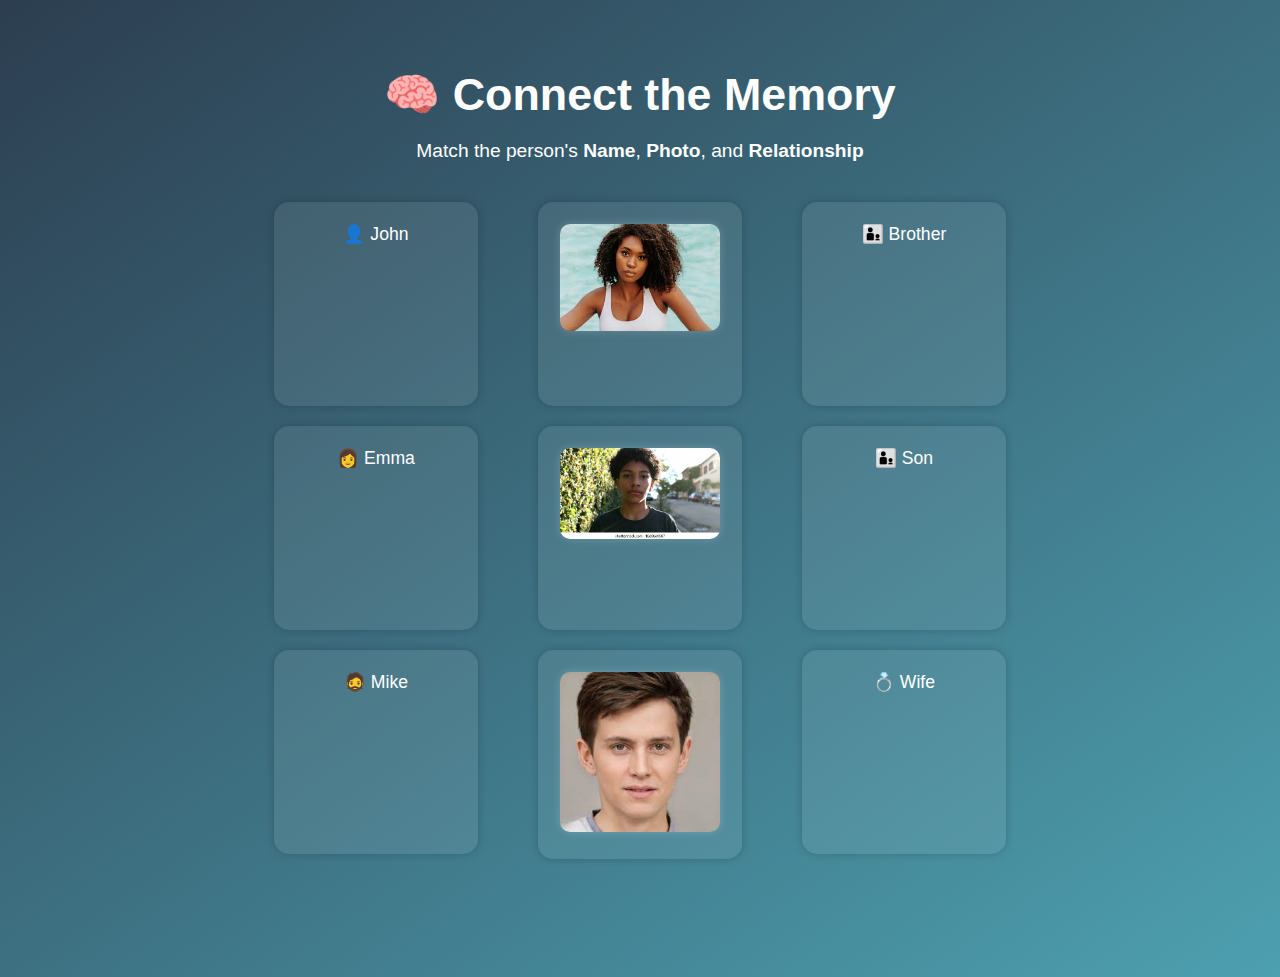
<file: ViraHealth/connectdots/index.html>
<!DOCTYPE html>
<html lang="en">
<head>
  <meta charset="UTF-8">
  <title>Connect Memory – ViraHealth</title>
  <link rel="stylesheet" href="style.css">
</head>
<body>
  <h1>🧠 Connect the Memory</h1>
  <p class="subtitle">Match the person's <strong>Name</strong>, <strong>Photo</strong>, and <strong>Relationship</strong></p>

  <div class="game-container">
    <div class="column" id="names">
      <div class="card" data-id="john" data-type="name">👤 John</div>
      <div class="card" data-id="emma" data-type="name">👩 Emma</div>
      <div class="card" data-id="mike" data-type="name">🧔 Mike</div>
    </div>

    <div class="column" id="photos">
      <div class="card" data-id="emma" data-type="photo"><img src="emma.jpg" alt="Emma" /></div>
      <div class="card" data-id="john" data-type="photo"><img src="john.jpg" alt="John" /></div>
      <div class="card" data-id="mike" data-type="photo"><img src="mike.jpg" alt="Mike" /></div>
    </div>

    <div class="column" id="relationships">
      <div class="card" data-id="mike" data-type="relation">👨‍👦 Brother</div>
      <div class="card" data-id="john" data-type="relation">👨‍👦 Son</div>
      <div class="card" data-id="emma" data-type="relation">💍 Wife</div>
    </div>
  </div>

  <div id="result" class="result"></div>

  <script src="script.js"></script>
</body>
</html>
</file>
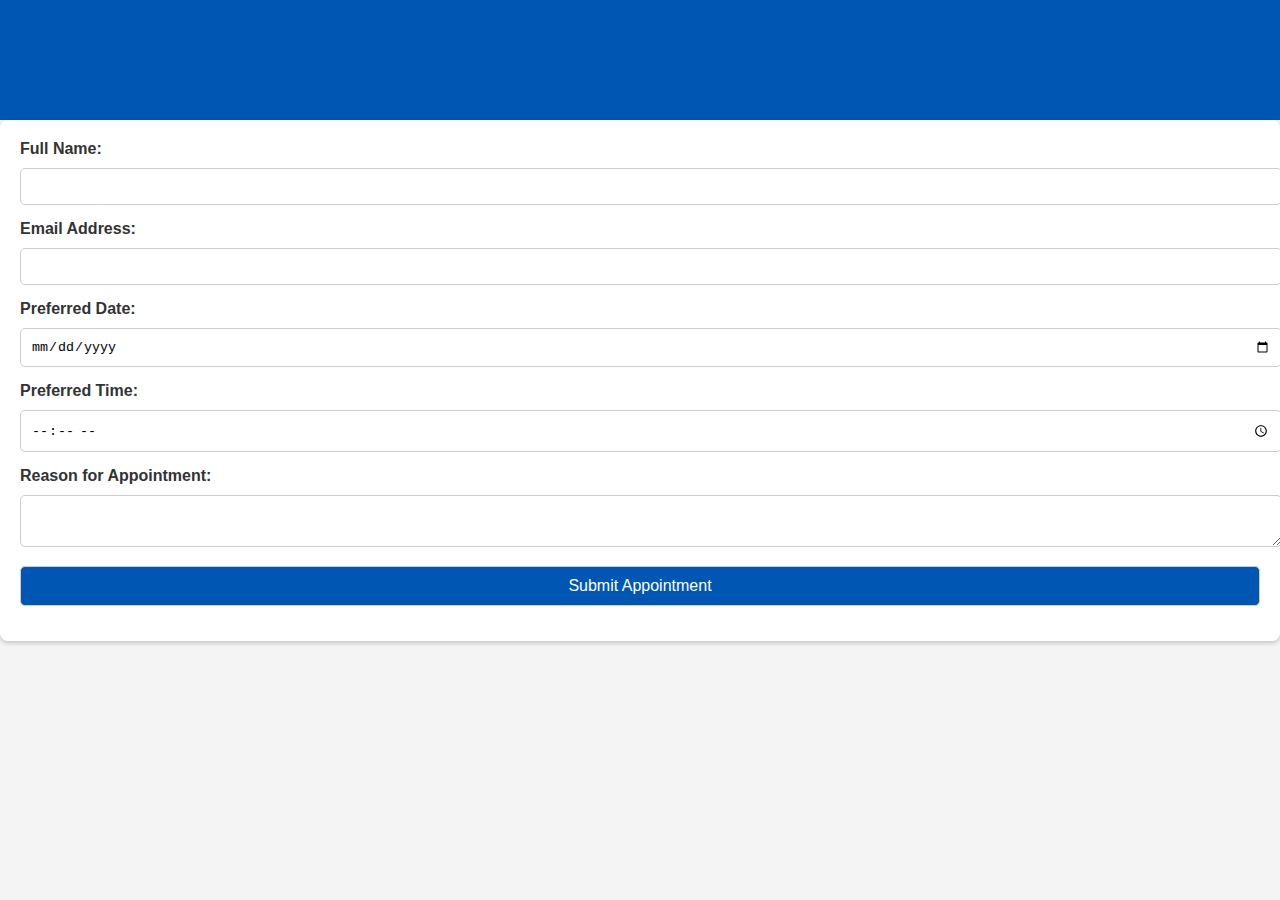
<file: ViraHealth/appointment.html>
<!DOCTYPE html>
<html lang="en">
<head>
    <meta charset="UTF-8">
    <meta name="viewport" content="width=device-width, initial-scale=1.0">
    <title>Book Appointment - ViraHealth</title>
    <link rel="stylesheet" href="styles1.css">
</head>
<body>
    <header class="header">
        <h1>Book Your Appointment</h1>
    </header>
    <section class="appointment-form">
        <form action="/submit-appointment" method="POST">
            <label for="name">Full Name:</label>
            <input type="text" id="name" name="name" required>
            
            <label for="email">Email Address:</label>
            <input type="email" id="email" name="email" required>
            
            <label for="date">Preferred Date:</label>
            <input type="date" id="date" name="date" required>
            
            <label for="time">Preferred Time:</label>
            <input type="time" id="time" name="time" required>
            
            <label for="reason">Reason for Appointment:</label>
            <textarea id="reason" name="reason" required></textarea>
            
            <button type="submit" class="btn">Submit Appointment</button>
        </form>
    </section>
</body>
</html>
</file>
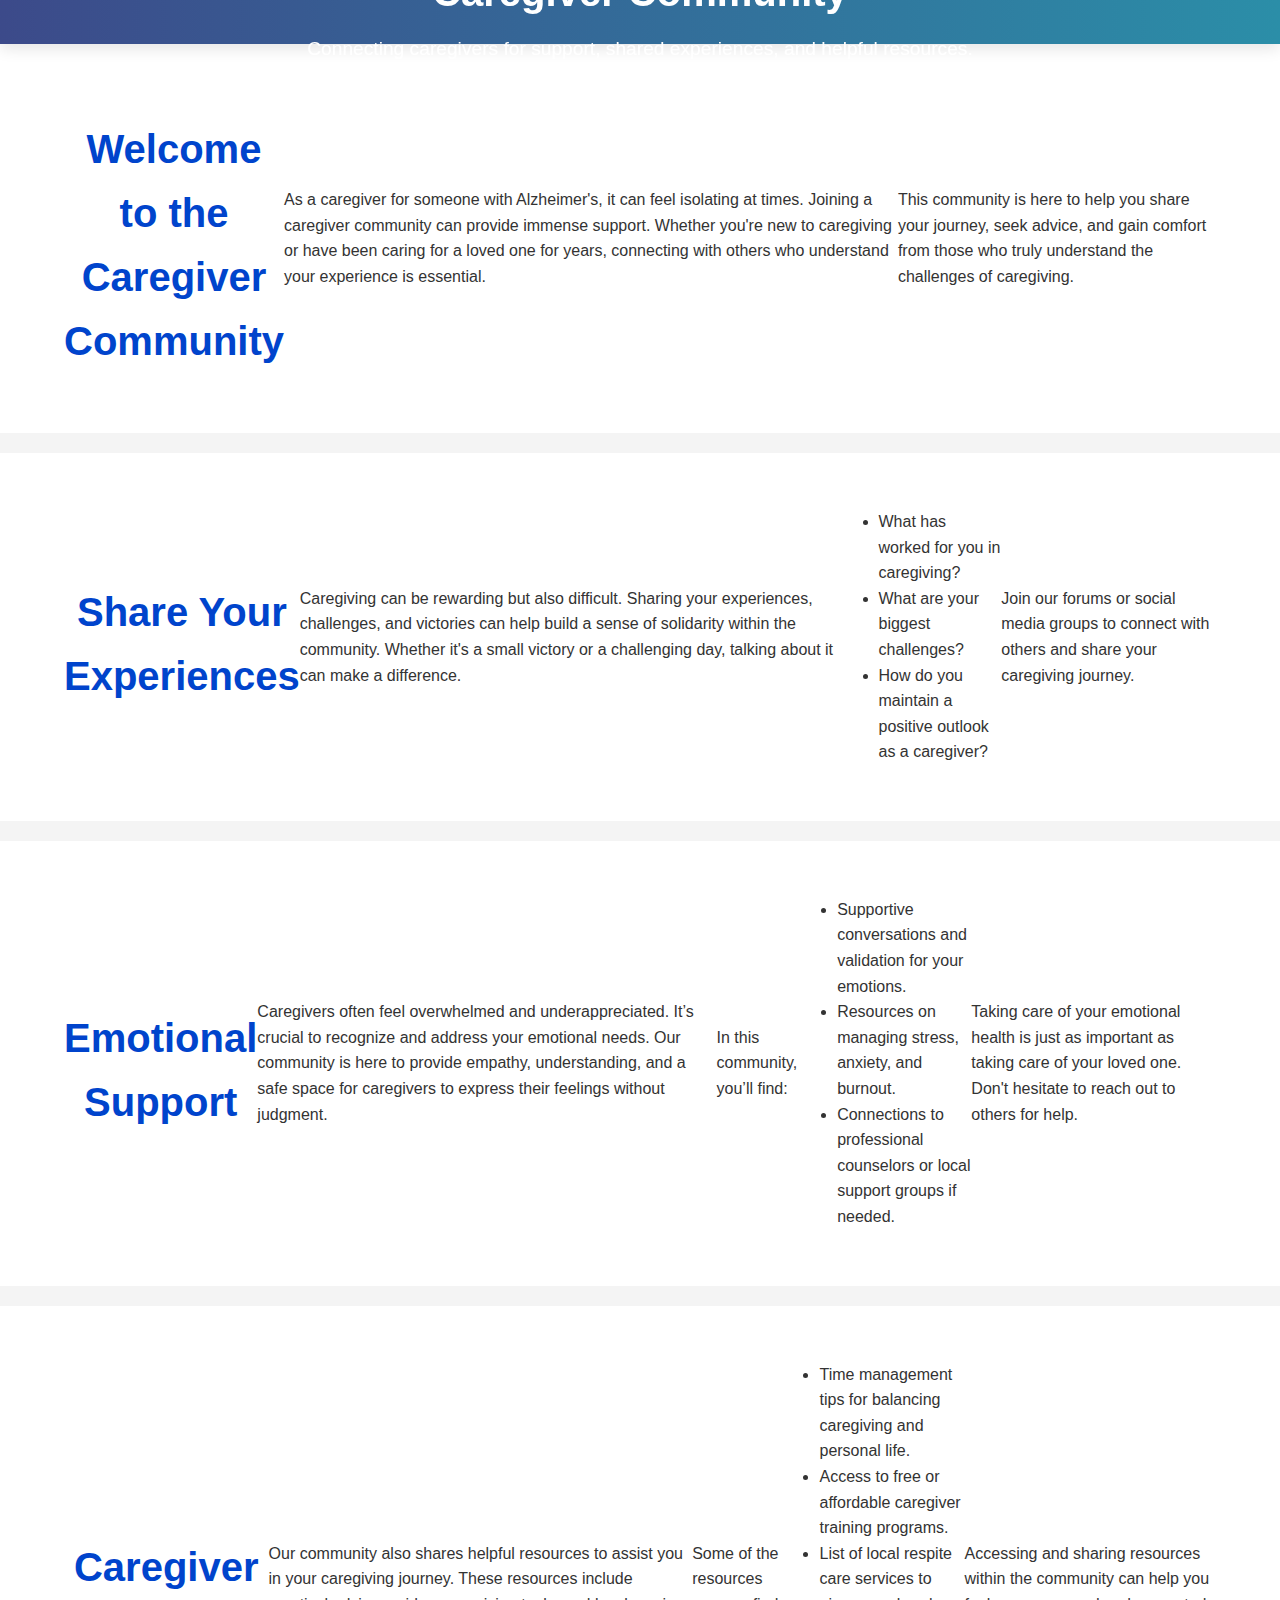
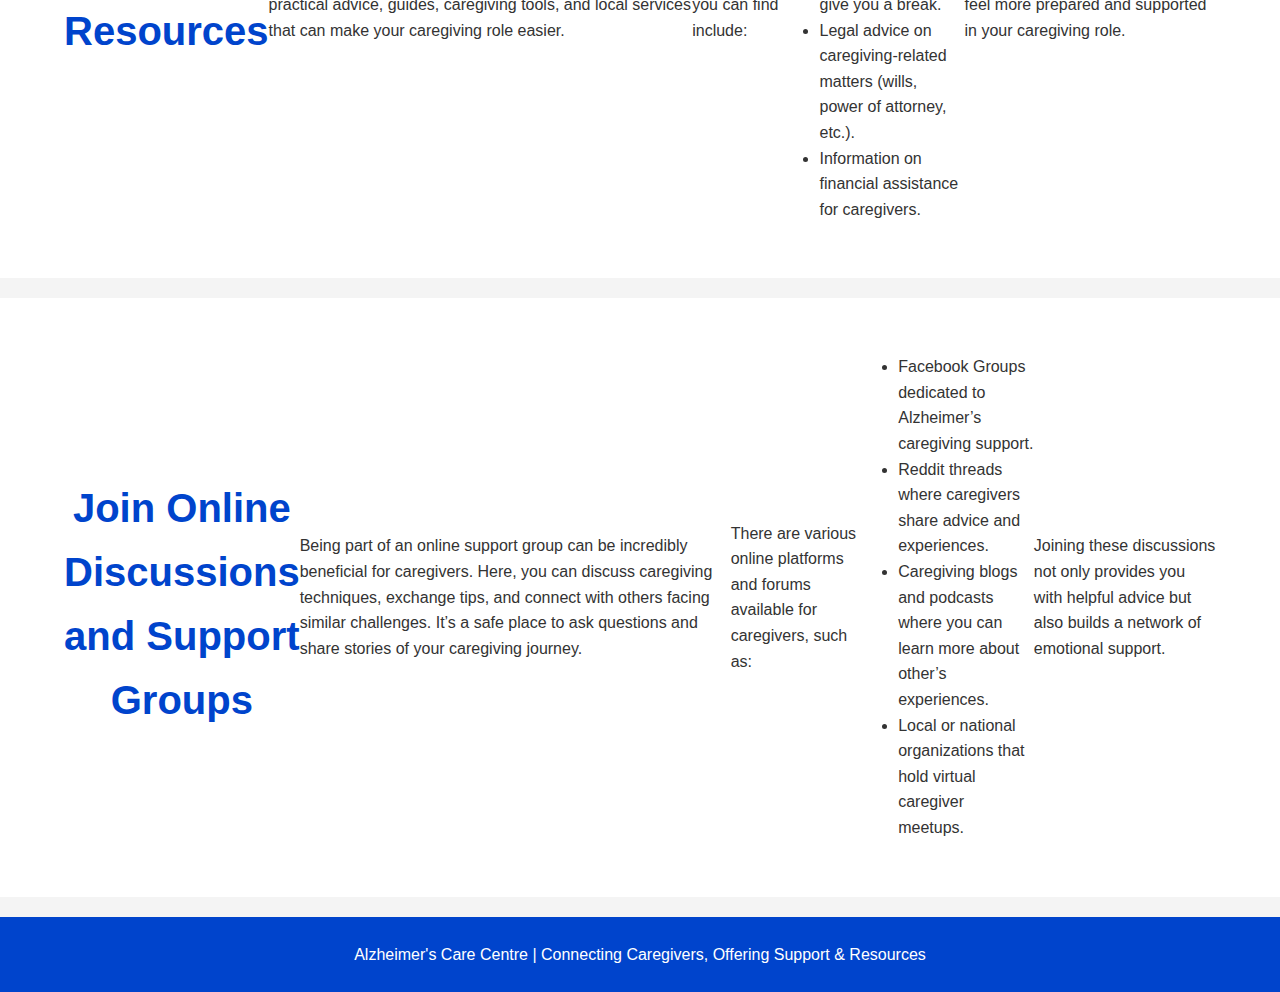
<file: ViraHealth/caregiver-community.html>
<!DOCTYPE html>
<html lang="en">
<head>
    <meta charset="UTF-8">
    <meta name="viewport" content="width=device-width, initial-scale=1.0">
    <title>Caregiver Community - Alzheimer's Care Centre</title>
    <link rel="stylesheet" href="styles.css">
    <style>
        body {
            margin: 0;
            font-family: 'Arial', sans-serif;
            line-height: 1.6;
            color: #333;
            background-color: #f4f4f4;
        }

        /* Header */
.header {
    background-color: #0044cc;
    color: white;
    padding: 20px 0;
    text-align: center;
    display: flex;
    flex-direction: column;
    align-items: center; /* Ensures centering in case of additional elements */
    justify-content: center;
}

.header h1 {
    font-size: 2.5rem;
    margin: 0;
}

.header p {
    font-size: 1.2rem;
    margin-top: 10px;
}


        .section {
            padding: 40px 0;
            background-color: #fff;
            margin-bottom: 20px;
        }

        .container {
            width: 90%;
            max-width: 1200px;
            margin: auto;
        }

        h2 {
            font-size: 2.5rem;
            margin-bottom: 20px;
            text-align: center;
            color: #0044cc;
        }

        .content-section {
            display: flex;
            flex-wrap: wrap;
            gap: 30px;
            justify-content: center;
        }

        .content-card {
            background-color: #ffffff;
            box-shadow: 0 4px 8px rgba(0, 0, 0, 0.1);
            border-radius: 10px;
            overflow: hidden;
            width: 45%;
            padding: 20px;
            text-align: center;
            transition: transform 0.3s;
        }

        .content-card:hover {
            transform: translateY(-10px);
        }

        .content-card img {
            width: 100%;
            height: 250px;
            object-fit: cover;
            border-radius: 8px;
        }

        .content-card h3 {
            font-size: 1.8rem;
            margin-top: 15px;
        }

        .content-card p {
            font-size: 1rem;
            margin-bottom: 20px;
        }

        .footer {
            text-align: center;
            padding: 20px;
            background-color: #0044cc;
            color: white;
        }
    </style>
</head>
<body>
    <!-- Header Section -->
    <header class="header">
        <h1>Caregiver Community</h1>
        <p>Connecting caregivers for support, shared experiences, and helpful resources.</p>
    </header>

    <!-- Community Overview Section -->
    <section class="section">
        <div class="container">
            <h2>Welcome to the Caregiver Community</h2>
            <p>As a caregiver for someone with Alzheimer's, it can feel isolating at times. Joining a caregiver community can provide immense support. Whether you're new to caregiving or have been caring for a loved one for years, connecting with others who understand your experience is essential.</p>
            <p>This community is here to help you share your journey, seek advice, and gain comfort from those who truly understand the challenges of caregiving.</p>
        </div>
    </section>

    <!-- Share Experiences Section -->
    <section class="section">
        <div class="container">
            <h2>Share Your Experiences</h2>
            <p>Caregiving can be rewarding but also difficult. Sharing your experiences, challenges, and victories can help build a sense of solidarity within the community. Whether it's a small victory or a challenging day, talking about it can make a difference.</p>
            <ul>
                <li>What has worked for you in caregiving?</li>
                <li>What are your biggest challenges?</li>
                <li>How do you maintain a positive outlook as a caregiver?</li>
            </ul>
            <p>Join our forums or social media groups to connect with others and share your caregiving journey.</p>
        </div>
    </section>

    <!-- Emotional Support Section -->
    <section class="section">
        <div class="container">
            <h2>Emotional Support</h2>
            <p>Caregivers often feel overwhelmed and underappreciated. It’s crucial to recognize and address your emotional needs. Our community is here to provide empathy, understanding, and a safe space for caregivers to express their feelings without judgment.</p>
            <p>In this community, you’ll find:</p>
            <ul>
                <li>Supportive conversations and validation for your emotions.</li>
                <li>Resources on managing stress, anxiety, and burnout.</li>
                <li>Connections to professional counselors or local support groups if needed.</li>
            </ul>
            <p>Taking care of your emotional health is just as important as taking care of your loved one. Don't hesitate to reach out to others for help.</p>
        </div>
    </section>

    <!-- Caregiver Resources Section -->
    <section class="section">
        <div class="container">
            <h2>Caregiver Resources</h2>
            <p>Our community also shares helpful resources to assist you in your caregiving journey. These resources include practical advice, guides, caregiving tools, and local services that can make your caregiving role easier.</p>
            <p>Some of the resources you can find include:</p>
            <ul>
                <li>Time management tips for balancing caregiving and personal life.</li>
                <li>Access to free or affordable caregiver training programs.</li>
                <li>List of local respite care services to give you a break.</li>
                <li>Legal advice on caregiving-related matters (wills, power of attorney, etc.).</li>
                <li>Information on financial assistance for caregivers.</li>
            </ul>
            <p>Accessing and sharing resources within the community can help you feel more prepared and supported in your caregiving role.</p>
        </div>
    </section>

    <!-- Online Discussions and Support Groups Section -->
    <section class="section">
        <div class="container">
            <h2>Join Online Discussions and Support Groups</h2>
            <p>Being part of an online support group can be incredibly beneficial for caregivers. Here, you can discuss caregiving techniques, exchange tips, and connect with others facing similar challenges. It’s a safe place to ask questions and share stories of your caregiving journey.</p>
            <p>There are various online platforms and forums available for caregivers, such as:</p>
            <ul>
                <li>Facebook Groups dedicated to Alzheimer’s caregiving support.</li>
                <li>Reddit threads where caregivers share advice and experiences.</li>
                <li>Caregiving blogs and podcasts where you can learn more about other’s experiences.</li>
                <li>Local or national organizations that hold virtual caregiver meetups.</li>
            </ul>
            <p>Joining these discussions not only provides you with helpful advice but also builds a network of emotional support.</p>
        </div>
    </section>

    <!-- Footer Section -->
    <footer class="footer">
        <p>Alzheimer's Care Centre | Connecting Caregivers, Offering Support & Resources</p>
    </footer>

</body>
</html>
</file>
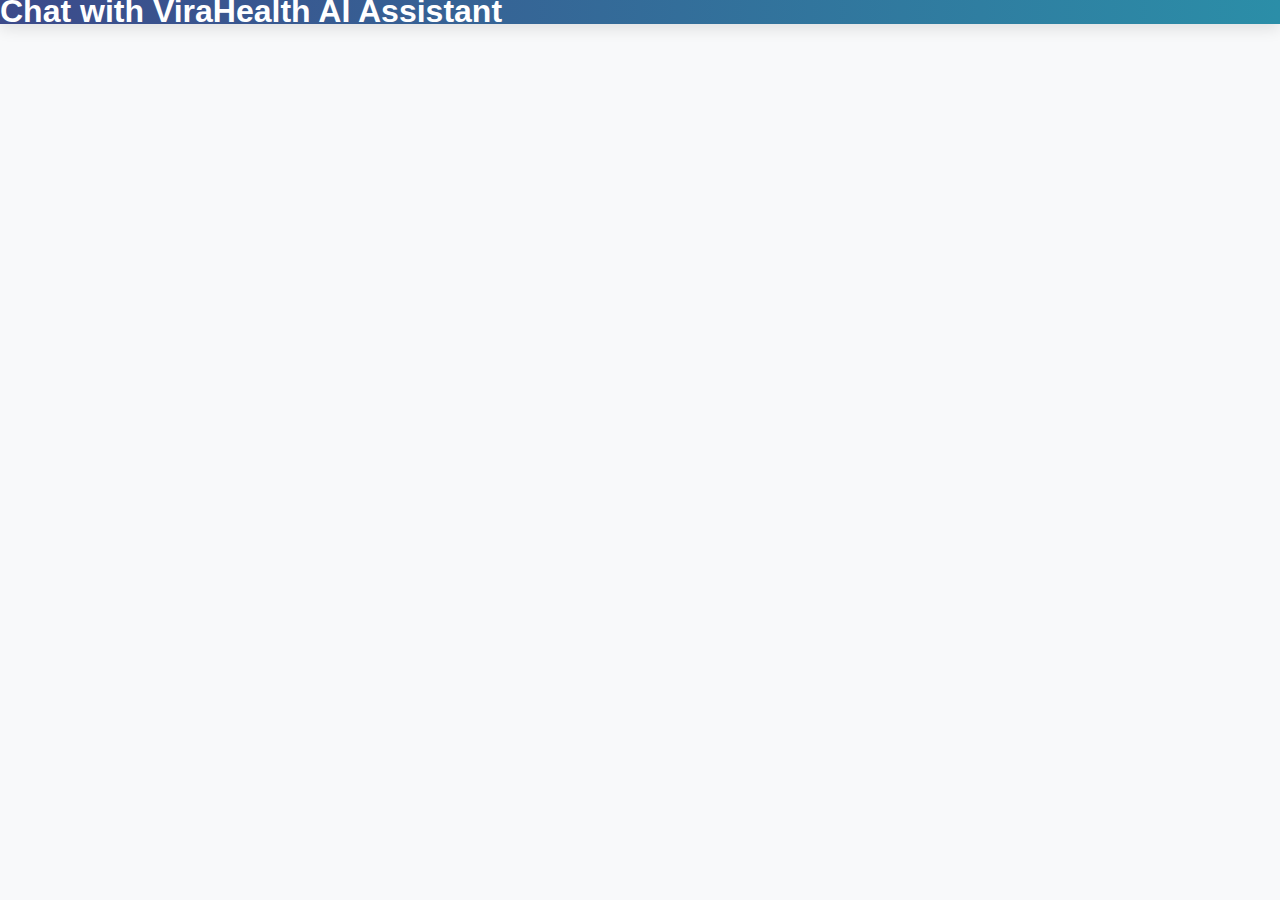
<file: ViraHealth/chatbot.html>
<!DOCTYPE html>
<html lang="en">
<head>
    <meta charset="UTF-8">
    <meta name="viewport" content="width=device-width, initial-scale=1.0">
    <title>AI Chatbot - ViraHealth</title>
    <link rel="stylesheet" href="styles.css">
    <style>
        body {
            font-family: Arial, sans-serif;
            margin: 0;
            padding: 0;
            background-color: #f8f9fa;
        }
        .header {
            background-color: #007bff;
            color: white;
            text-align: center;
            padding: 10px 0;
        }
        .chatbot-container {
            display: flex;
            justify-content: center;
            align-items: center;
            height: 80vh;
        }
        iframe {
            border: none;
            height: 430px;
            width: 350px;
        }
    </style>
</head>
<body>
    <header class="header">
        <h1>Chat with ViraHealth AI Assistant</h1>
    </header>
    <section class="chatbot-container">
        <!-- Dialogflow chatbot iframe -->
        <iframe height="430" width="350" src="https://bot.dialogflow.com/f25fe397-b275-4abf-8e89-3305feeae385"></iframe>
</body>
</html>
</file>
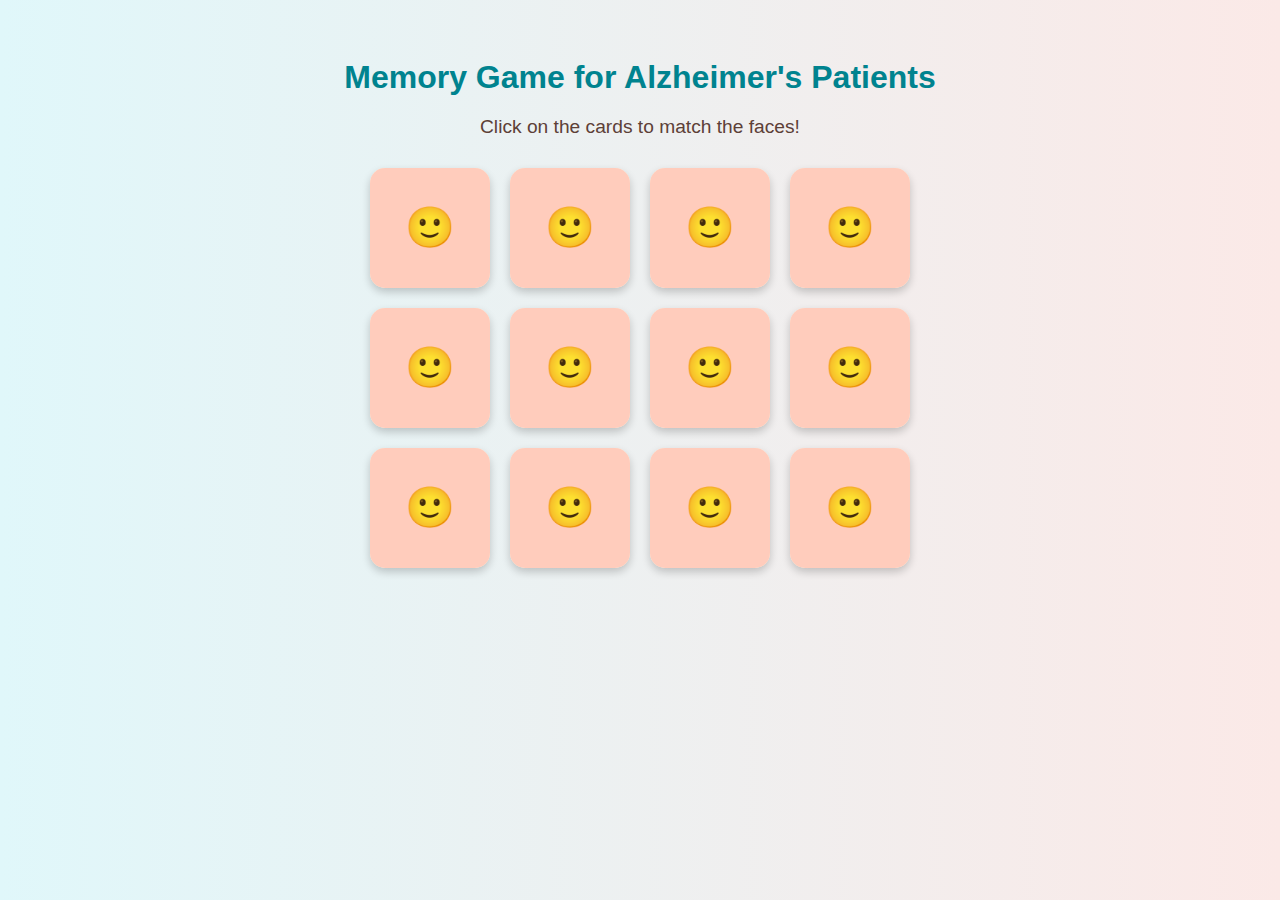
<file: ViraHealth/Game1.html>
<!DOCTYPE html>
<html lang="en">
<head>
  <meta charset="UTF-8" />
  <meta name="viewport" content="width=device-width, initial-scale=1.0"/>
  <title>Face Memory Game</title>
  <link rel="stylesheet" href="Game1_style.css" />
</head>
<body>
  <h1>Memory Game for Alzheimer's Patients</h1>
  <p class="instructions">Click on the cards to match the faces!</p>
  <div class="game-board" id="game-board"></div>
  <script src="Game1_script.js"></script>
  <div id="congrats-message" style="display: none; font-size: 2rem; color: green; margin-top: 20px;">
    🎉 Yayy! Congratulations, you matched all the cards! 🎉
    <br><br>
    <button onclick="setupGame(); document.getElementById('congrats-message').style.display = 'none';">
      🔁 Play Again
    </button>
  </div>
  
</body>
</html>
</file>
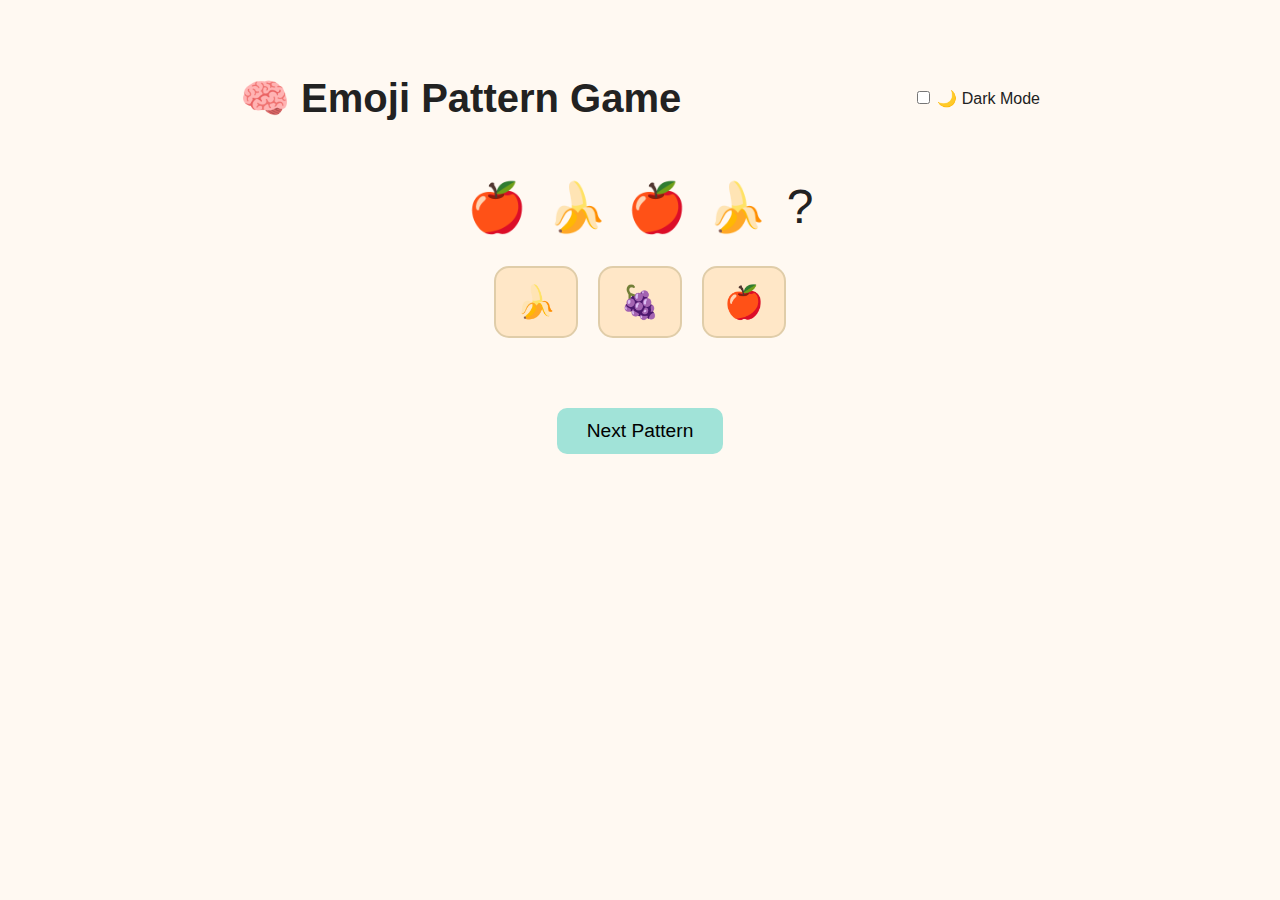
<file: ViraHealth/Game2.html>
<!DOCTYPE html>
<html lang="en">
<head>
  <meta charset="UTF-8">
  <title>Emoji Pattern Game</title>
  <link rel="stylesheet" href="Game2_style.css">
</head>
<body>
  <div class="top-bar">
    <h1>🧠 Emoji Pattern Game</h1>
    <label class="toggle">
      <input type="checkbox" id="darkModeToggle">
      🌙 Dark Mode
    </label>
  </div>

  <div class="pattern-box" id="pattern"></div>

  <div class="options" id="options"></div>

  <div id="result"></div>

  <button onclick="nextPattern()">Next Pattern</button>

  <script src="Game2_script.js"></script>
</body>
</html>
</file>
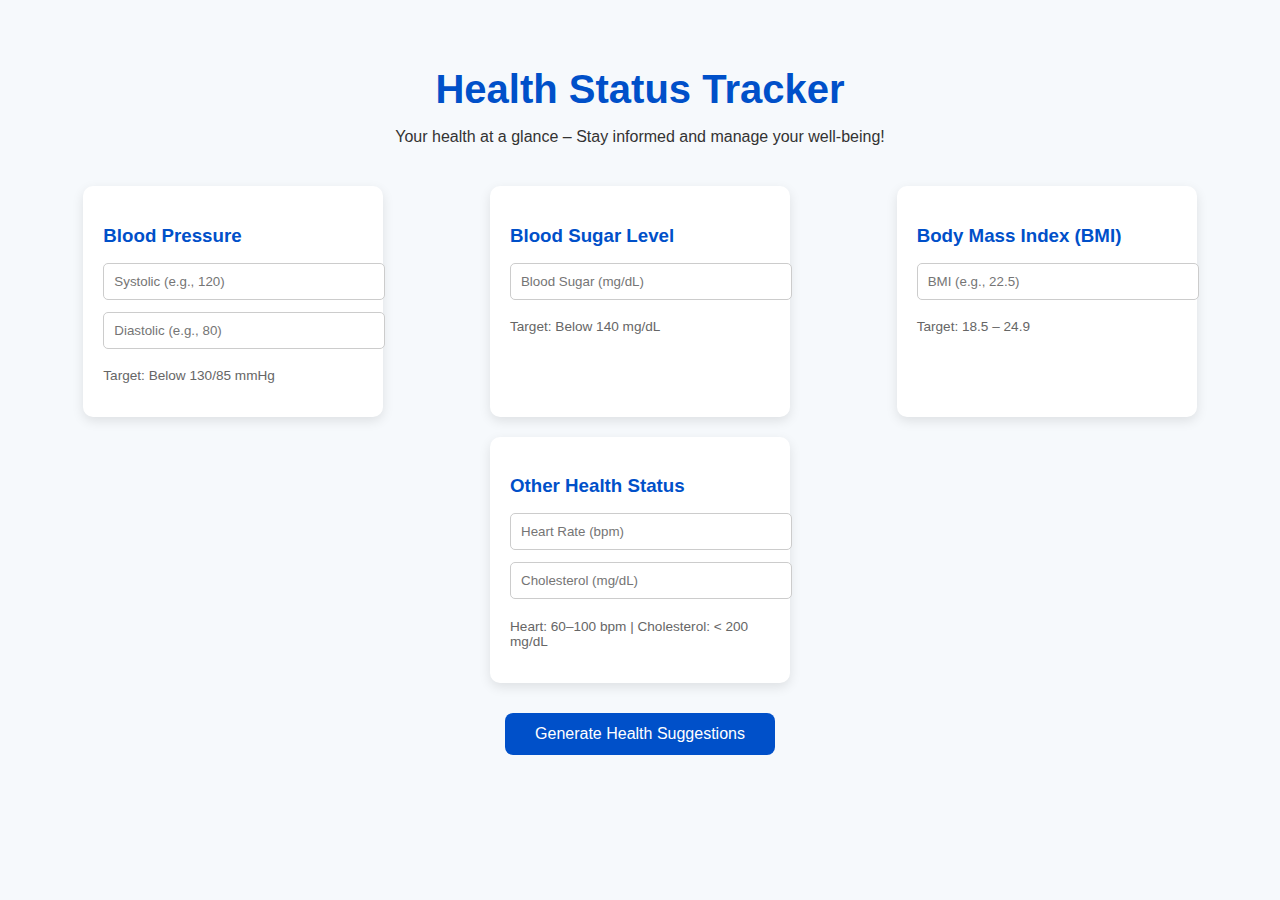
<file: ViraHealth/healthstatus.html>
<!DOCTYPE html>
<html lang="en">
<head>
  <meta charset="UTF-8" />
  <meta name="viewport" content="width=device-width, initial-scale=1.0"/>
  <title>Health Status Tracker</title>
  <style>
    body {
      margin: 0;
      font-family: 'Segoe UI', sans-serif;
      background: #f6f9fc;
      color: #003366;
    }

    .container {
      max-width: 1200px;
      margin: 0 auto;
      padding: 40px 20px;
      text-align: center;
    }

    h1 {
      color: #0050c9;
      font-size: 2.5em;
      margin-bottom: 5px;
    }

    .subheading {
      font-size: 1em;
      margin-bottom: 40px;
      color: #333;
    }

    .form-grid {
      display: flex;
      flex-wrap: wrap;
      justify-content: space-around;
      gap: 20px;
    }

    .card {
      background: white;
      border-radius: 10px;
      padding: 20px;
      width: 260px;
      box-shadow: 0 4px 12px rgba(0,0,0,0.1);
      text-align: left;
    }

    .card h3 {
      margin-bottom: 10px;
      color: #0050c9;
    }

    .card input {
      width: 100%;
      padding: 10px;
      margin: 6px 0;
      border: 1px solid #ccc;
      border-radius: 5px;
    }

    .target {
      font-size: 0.85em;
      color: #666;
    }

    button {
      margin-top: 30px;
      padding: 12px 30px;
      font-size: 1em;
      background-color: #0050c9;
      color: white;
      border: none;
      border-radius: 8px;
      cursor: pointer;
      transition: background 0.3s;
    }

    button:hover {
      background-color: #003b9b;
    }

    .suggestion-box {
      margin-top: 30px;
      padding: 20px;
      background: #e3f2fd;
      border-left: 6px solid #0050c9;
      border-radius: 6px;
      text-align: left;
      display: none;
    }

    ul {
      padding-left: 20px;
      text-align: left;
    }

    li {
      margin-bottom: 10px;
    }
  </style>
</head>
<body>
  <div class="container">
    <h1>Health Status Tracker</h1>
    <p class="subheading">Your health at a glance – Stay informed and manage your well-being!</p>

    <div class="form-grid">
      <div class="card">
        <h3>Blood Pressure</h3>
        <input type="text" id="systolic" placeholder="Systolic (e.g., 120)">
        <input type="text" id="diastolic" placeholder="Diastolic (e.g., 80)">
        <p class="target">Target: Below 130/85 mmHg</p>
      </div>

      <div class="card">
        <h3>Blood Sugar Level</h3>
        <input type="text" id="sugar" placeholder="Blood Sugar (mg/dL)">
        <p class="target">Target: Below 140 mg/dL</p>
      </div>

      <div class="card">
        <h3>Body Mass Index (BMI)</h3>
        <input type="text" id="bmi" placeholder="BMI (e.g., 22.5)">
        <p class="target">Target: 18.5 – 24.9</p>
      </div>

      <div class="card">
        <h3>Other Health Status</h3>
        <input type="text" id="heartRate" placeholder="Heart Rate (bpm)">
        <input type="text" id="cholesterol" placeholder="Cholesterol (mg/dL)">
        <p class="target">Heart: 60–100 bpm | Cholesterol: < 200 mg/dL</p>
      </div>
    </div>

    <button onclick="generateSuggestions()">Generate Health Suggestions</button>

    <div id="suggestions" class="suggestion-box"></div>
  </div>

  <script>
    function generateSuggestions() {
      const systolic = parseInt(document.getElementById('systolic').value);
      const diastolic = parseInt(document.getElementById('diastolic').value);
      const sugar = parseInt(document.getElementById('sugar').value);
      const bmi = parseFloat(document.getElementById('bmi').value);
      const heartRate = parseInt(document.getElementById('heartRate').value);
      const cholesterol = parseInt(document.getElementById('cholesterol').value);

      let output = "<h3>Your Health Suggestions</h3><ul>";

      if (!isNaN(systolic) && !isNaN(diastolic)) {
        if (systolic > 130 || diastolic > 85) {
          output += "<li>🩺 Blood Pressure is high. Try reducing sodium and manage stress.</li>";
        } else {
          output += "<li>✅ Blood Pressure is within a healthy range.</li>";
        }
      }

      if (!isNaN(sugar)) {
        if (sugar > 140) {
          output += "<li>🍭 Blood Sugar is high. Consider limiting refined sugars.</li>";
        } else {
          output += "<li>✅ Blood Sugar is healthy.</li>";
        }
      }

      if (!isNaN(bmi)) {
        if (bmi < 18.5) {
          output += "<li>📉 BMI indicates underweight. Consider a nutrition-rich diet.</li>";
        } else if (bmi > 24.9) {
          output += "<li>⚖️ BMI indicates overweight. Regular exercise and portion control may help.</li>";
        } else {
          output += "<li>✅ BMI is in the ideal range.</li>";
        }
      }

      if (!isNaN(heartRate)) {
        if (heartRate < 60 || heartRate > 100) {
          output += "<li>❤️ Heart rate is outside the normal range. Consult a cardiologist if needed.</li>";
        } else {
          output += "<li>✅ Heart rate is normal.</li>";
        }
      }

      if (!isNaN(cholesterol)) {
        if (cholesterol > 200) {
          output += "<li>🧈 Cholesterol is high. Reduce fatty and fried food intake.</li>";
        } else {
          output += "<li>✅ Cholesterol level is healthy.</li>";
        }
      }

      output += "</ul>";
      const suggestionsDiv = document.getElementById("suggestions");
      suggestionsDiv.innerHTML = output;
      suggestionsDiv.style.display = "block";
    }
  </script>
</body>
</html>
</file>
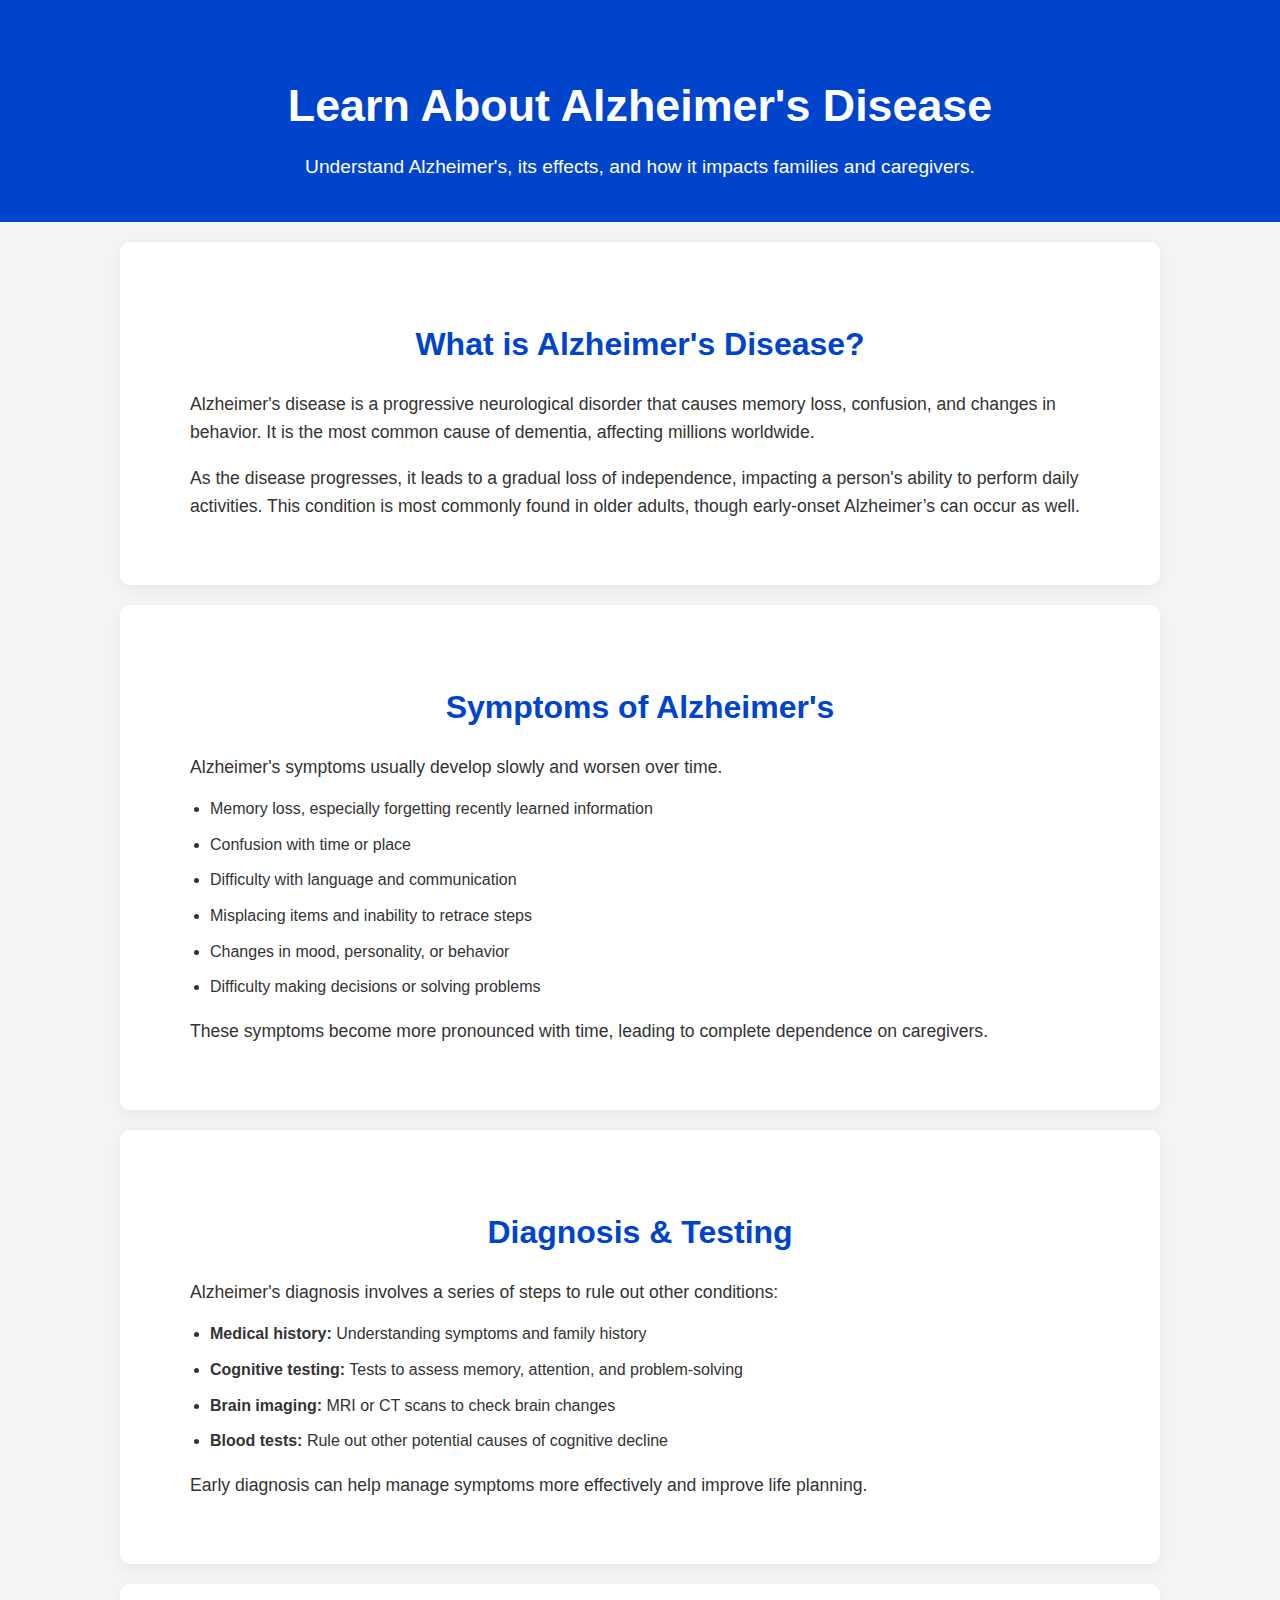
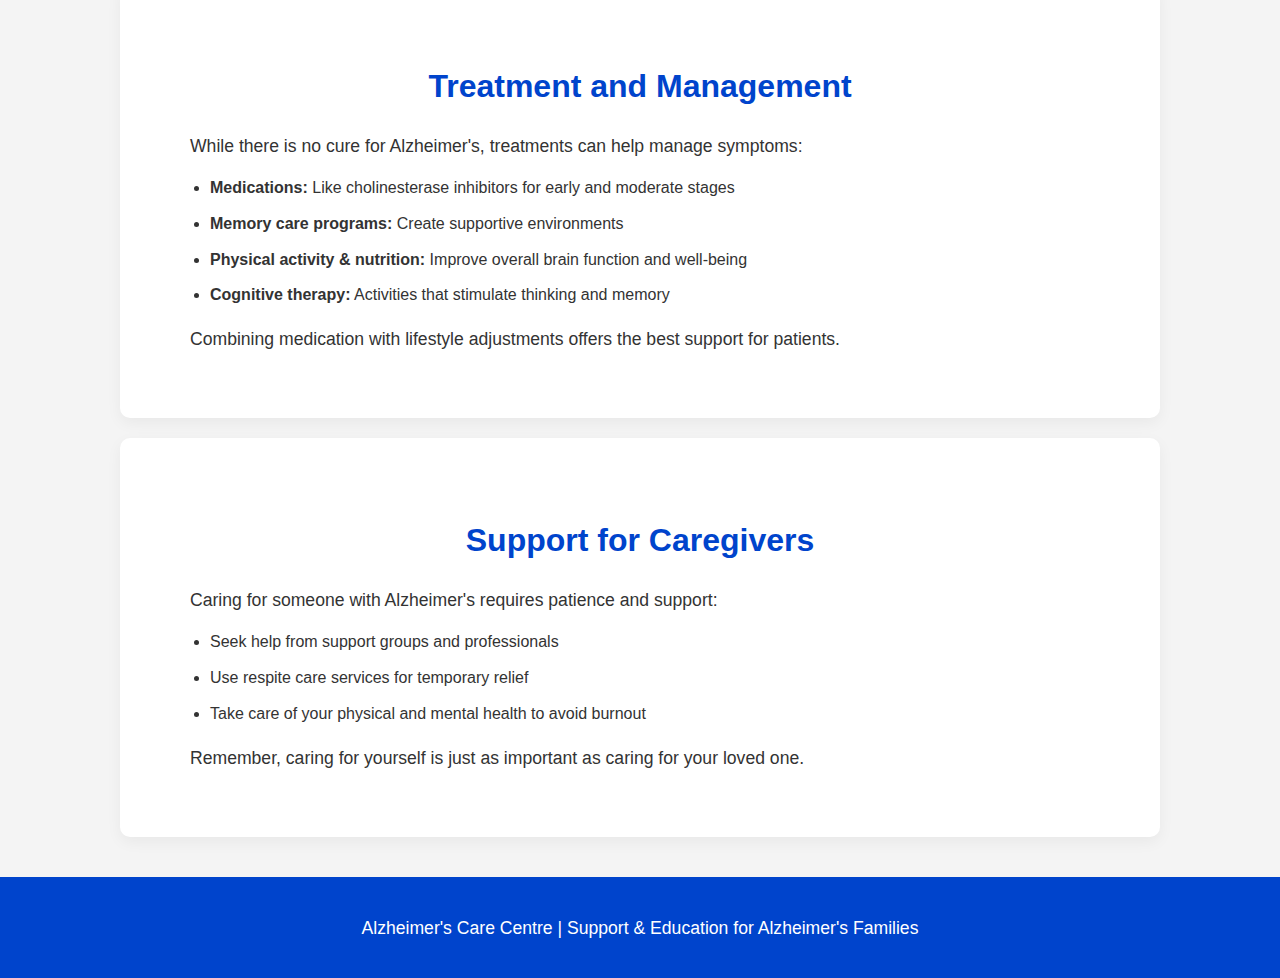
<file: ViraHealth/learn-about-alzheimers.html>
<!DOCTYPE html>
<html lang="en">
<head>
  <meta charset="UTF-8" />
  <meta name="viewport" content="width=device-width, initial-scale=1.0"/>
  <title>Learn About Alzheimer's - Alzheimer's Care Centre</title>
  <style>
    :root {
      --primary-color: #0044cc;
      --background-color: #f4f4f4;
      --card-background: #ffffff;
      --text-color: #333;
    }

    body {
      margin: 0;
      font-family: 'Segoe UI', sans-serif;
      line-height: 1.6;
      color: var(--text-color);
      background-color: var(--background-color);
    }

    .header {
      background-color: var(--primary-color);
      color: white;
      padding: 40px 20px;
      text-align: center;
    }

    .header h1 {
      font-size: 2.8rem;
      margin-bottom: 10px;
    }

    .header p {
      font-size: 1.2rem;
      margin: 0;
    }

    section.section {
      padding: 50px 20px;
      background-color: var(--card-background);
      margin: 20px auto;
      max-width: 1000px;
      border-radius: 10px;
      box-shadow: 0 5px 15px rgba(0,0,0,0.05);
    }

    .container {
      width: 90%;
      margin: auto;
    }

    h2 {
      font-size: 2rem;
      color: var(--primary-color);
      margin-bottom: 20px;
      text-align: center;
    }

    p {
      font-size: 1.1rem;
      margin-bottom: 15px;
    }

    ul {
      padding-left: 20px;
      margin-top: 10px;
    }

    li {
      margin-bottom: 10px;
    }

    .footer {
      background-color: var(--primary-color);
      color: white;
      text-align: center;
      padding: 20px;
      font-size: 1rem;
      margin-top: 40px;
    }

    /* Responsive */
    @media (max-width: 768px) {
      .header h1 {
        font-size: 2rem;
      }

      h2 {
        font-size: 1.5rem;
      }

      p, li {
        font-size: 1rem;
      }

      section.section {
        padding: 30px 15px;
      }
    }
  </style>
</head>
<body>

  <!-- Header -->
  <header class="header">
    <h1>Learn About Alzheimer's Disease</h1>
    <p>Understand Alzheimer's, its effects, and how it impacts families and caregivers.</p>
  </header>

  <!-- Alzheimer's Overview -->
  <section class="section">
    <div class="container">
      <h2>What is Alzheimer's Disease?</h2>
      <p>Alzheimer's disease is a progressive neurological disorder that causes memory loss, confusion, and changes in behavior. It is the most common cause of dementia, affecting millions worldwide.</p>
      <p>As the disease progresses, it leads to a gradual loss of independence, impacting a person's ability to perform daily activities. This condition is most commonly found in older adults, though early-onset Alzheimer’s can occur as well.</p>
    </div>
  </section>

  <!-- Symptoms -->
  <section class="section">
    <div class="container">
      <h2>Symptoms of Alzheimer's</h2>
      <p>Alzheimer's symptoms usually develop slowly and worsen over time.</p>
      <ul>
        <li>Memory loss, especially forgetting recently learned information</li>
        <li>Confusion with time or place</li>
        <li>Difficulty with language and communication</li>
        <li>Misplacing items and inability to retrace steps</li>
        <li>Changes in mood, personality, or behavior</li>
        <li>Difficulty making decisions or solving problems</li>
      </ul>
      <p>These symptoms become more pronounced with time, leading to complete dependence on caregivers.</p>
    </div>
  </section>

  <!-- Diagnosis -->
  <section class="section">
    <div class="container">
      <h2>Diagnosis & Testing</h2>
      <p>Alzheimer's diagnosis involves a series of steps to rule out other conditions:</p>
      <ul>
        <li><strong>Medical history:</strong> Understanding symptoms and family history</li>
        <li><strong>Cognitive testing:</strong> Tests to assess memory, attention, and problem-solving</li>
        <li><strong>Brain imaging:</strong> MRI or CT scans to check brain changes</li>
        <li><strong>Blood tests:</strong> Rule out other potential causes of cognitive decline</li>
      </ul>
      <p>Early diagnosis can help manage symptoms more effectively and improve life planning.</p>
    </div>
  </section>

  <!-- Treatment -->
  <section class="section">
    <div class="container">
      <h2>Treatment and Management</h2>
      <p>While there is no cure for Alzheimer's, treatments can help manage symptoms:</p>
      <ul>
        <li><strong>Medications:</strong> Like cholinesterase inhibitors for early and moderate stages</li>
        <li><strong>Memory care programs:</strong> Create supportive environments</li>
        <li><strong>Physical activity & nutrition:</strong> Improve overall brain function and well-being</li>
        <li><strong>Cognitive therapy:</strong> Activities that stimulate thinking and memory</li>
      </ul>
      <p>Combining medication with lifestyle adjustments offers the best support for patients.</p>
    </div>
  </section>

  <!-- Caregiver Support -->
  <section class="section">
    <div class="container">
      <h2>Support for Caregivers</h2>
      <p>Caring for someone with Alzheimer's requires patience and support:</p>
      <ul>
        <li>Seek help from support groups and professionals</li>
        <li>Use respite care services for temporary relief</li>
        <li>Take care of your physical and mental health to avoid burnout</li>
      </ul>
      <p>Remember, caring for yourself is just as important as caring for your loved one.</p>
    </div>
  </section>

  <!-- Footer -->
  <footer class="footer">
    <p>Alzheimer's Care Centre | Support & Education for Alzheimer's Families</p>
  </footer>

</body>
</html>
</file>
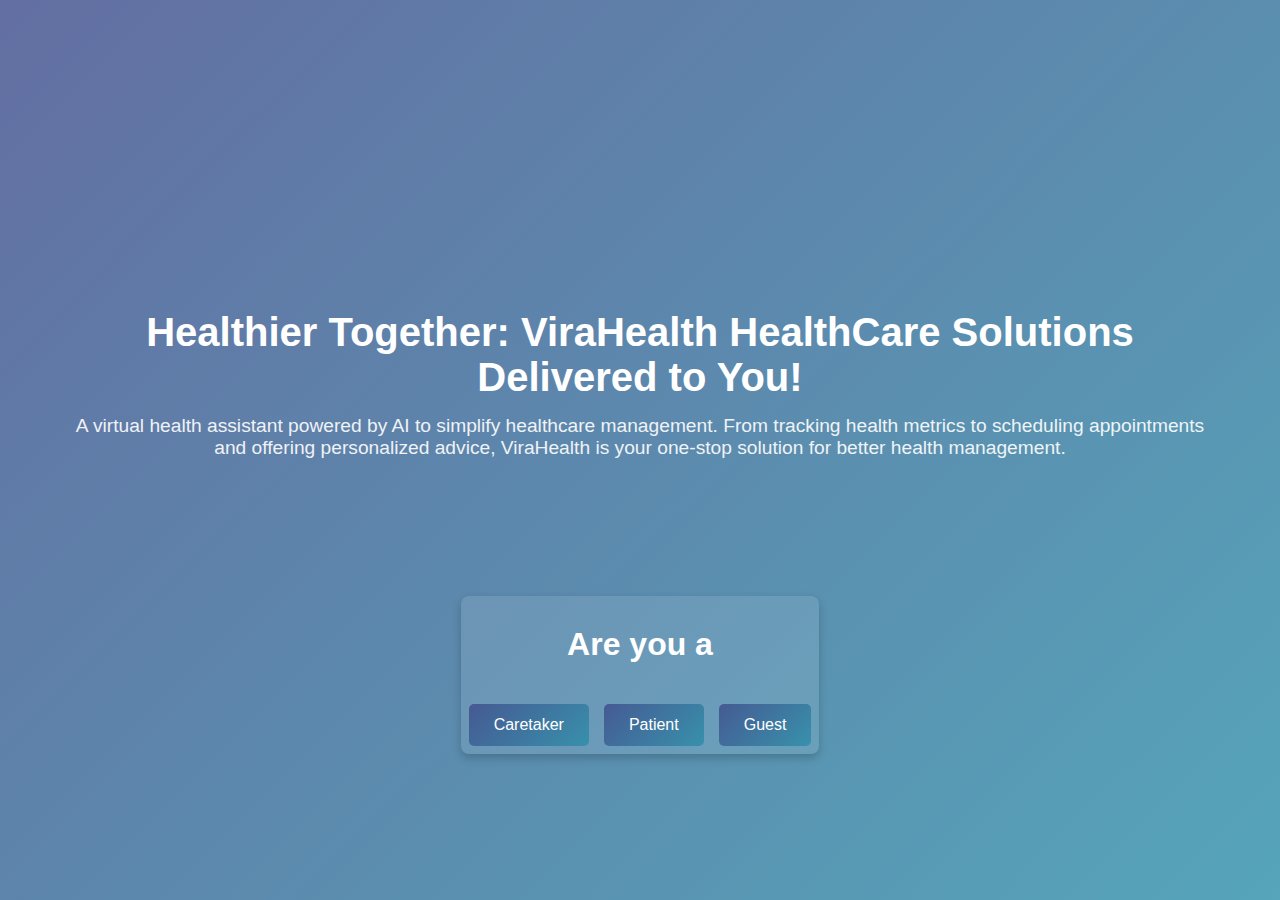
<file: ViraHealth/login.html>
<!DOCTYPE html>
<html lang="en">
<head>
    <meta charset="UTF-8">
    <meta name="viewport" content="width=device-width, initial-scale=1.0">
    <title>Healthier Together | ViraHealth</title>
    <link rel="stylesheet" href="Login_styles.css">
</head>
<body>

    <section class="hero">
        <div class="container">
            <h1>Healthier Together: ViraHealth HealthCare Solutions Delivered to You!</h1>
            <p>A virtual health assistant powered by AI to simplify healthcare management. From tracking health metrics to scheduling appointments and offering personalized advice, ViraHealth is your one-stop solution for better health management.</p>
        </div>
    </section>
<section class="select">
    <div class="container">
        <h1>Are you a</h1>
        <div class="button-group">
            <a href="index.html"><button>Caretaker</button></a>
            <a href="index2.html"><button>Patient</button></a>
            <a href="guest.html"><button>Guest</button></a>
        </div>
    </div>
</section>

</body>
</html>
</file>
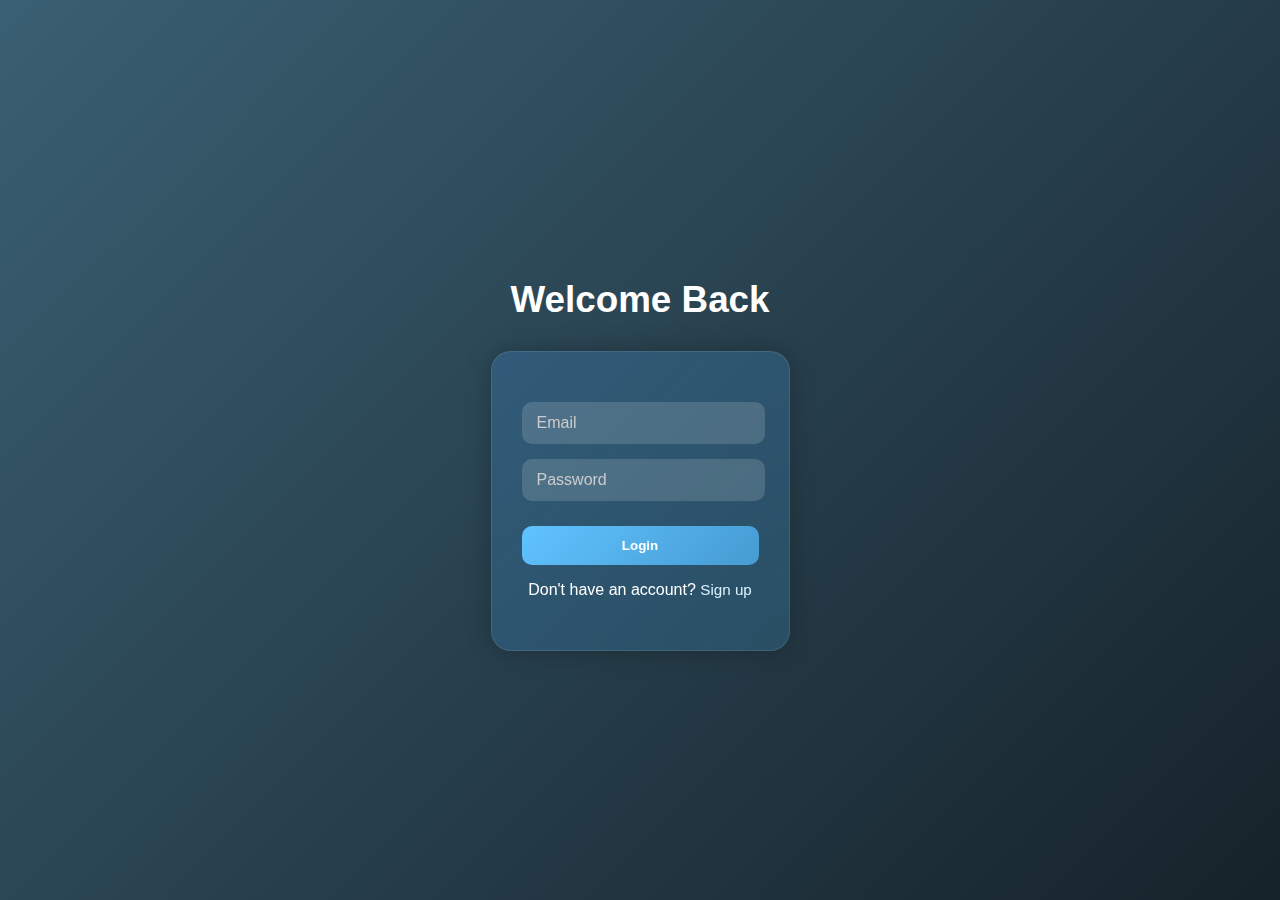
<file: ViraHealth/login1.html>
<!DOCTYPE html>
<html lang="en">
<head>
  <meta charset="UTF-8">
  <title>Login | ViraHealth</title>
  <link rel="stylesheet" href="login.css">
</head>
<body>
  <div class="container">
    <h2>Welcome Back</h2>
    <div class="form-box">
      <form action="login.php" method="POST">
        <input type="email" name="email" placeholder="Email" required>
        <input type="password" name="password" placeholder="Password" required>
        <button type="submit" name="login">Login</button>
        <p>Don't have an account? <a href="index.html">Sign up</a></p>
      </form>
    </div>
  </div>
</body>
</html>
</file>
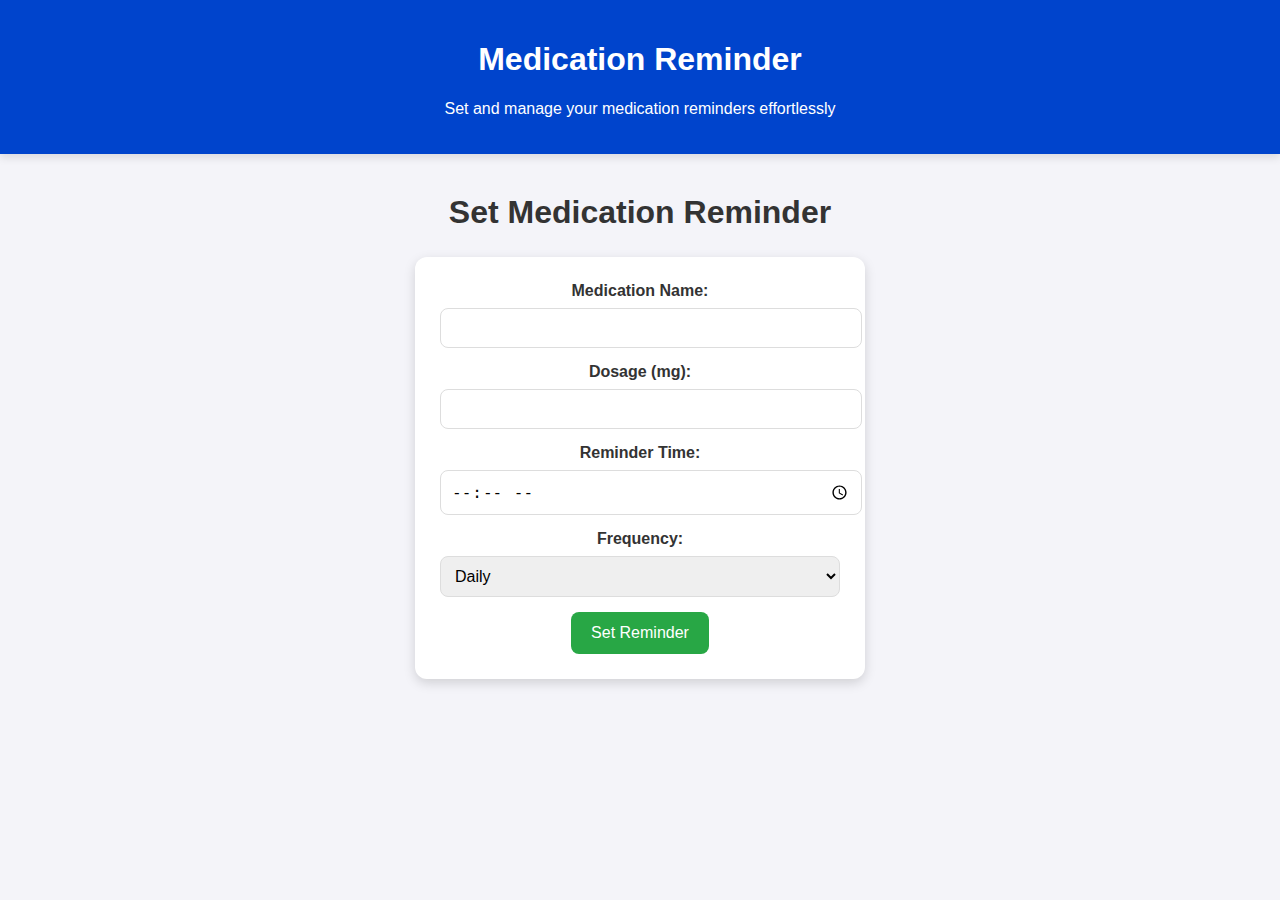
<file: ViraHealth/medication.html>
<!DOCTYPE html>
<html lang="en">
<head>
    <meta charset="UTF-8">
    <meta name="viewport" content="width=device-width, initial-scale=1.0">
    <title>Set Medication Reminder - Virtual Health Assistant</title>
    <style>
        /* Basic CSS for the page layout */
        body {
            font-family: Arial, sans-serif;
            background-color: #f4f4f9;
            color: #333;
            margin: 0;
            padding: 0;
            overflow-x: hidden;
        }

        header {
            background-color: #0044cc;
            color: white;
            padding: 20px 0;
            text-align: center;
            box-shadow: 0 4px 8px rgba(0, 0, 0, 0.1);
        }

        .container {
            width: 90%;
            max-width: 1200px;
            margin: auto;
            padding: 20px;
        }

        h2 {
            text-align: center;
            font-size: 2rem;
            color: #333;
            margin-top: 20px;
        }

        /* Medication reminder form styled to match the health status card size */
        .form-container {
            background: #ffffff;
            box-shadow: 0 4px 12px rgba(0, 0, 0, 0.15);
            padding: 25px;
            width: 400px; /* Adjusted width to match health status card */
            border-radius: 12px;
            text-align: center;
            margin: 0 auto;
        }

        .form-container:hover {
            transform: scale(1.05);
            box-shadow: 0 6px 18px rgba(0, 0, 0, 0.2);
        }

        label {
            display: block;
            margin-bottom: 8px;
            font-weight: bold;
        }

        input, select {
            width: 100%;
            padding: 10px;
            margin-bottom: 15px;
            border-radius: 8px;
            border: 1px solid #ddd;
            font-size: 1rem;
        }

        button {
            padding: 12px 20px;
            background-color: #28a745;
            color: white;
            border: none;
            cursor: pointer;
            font-size: 1rem;
            border-radius: 8px;
            transition: background-color 0.3s ease;
        }

        button:hover {
            background-color: #218838;
        }

        #confirmationMessage {
            margin-top: 20px;
            font-size: 1.2rem;
            color: #28a745;
            font-weight: bold;
        }

        /* Media Query for small screens */
        @media (max-width: 768px) {
            .form-container {
                width: 90%;
            }
        }
    </style>
</head>
<body>
    <!-- Header -->
    <header>
        <h1>Medication Reminder</h1>
        <p>Set and manage your medication reminders effortlessly</p>
    </header>

    <!-- Main Container -->
    <div class="container">
        <h2>Set Medication Reminder</h2>

        <!-- Medication Reminder Form -->
        <div class="form-container">
            <form id="reminderForm">
                <label for="medication">Medication Name:</label>
                <input type="text" id="medication" required>

                <label for="dosage">Dosage (mg):</label>
                <input type="number" id="dosage" required>

                <label for="time">Reminder Time:</label>
                <input type="time" id="time" required>

                <label for="frequency">Frequency:</label>
                <select id="frequency" required>
                    <option value="daily">Daily</option>
                    <option value="weekly">Weekly</option>
                </select>

                <button type="submit">Set Reminder</button>
            </form>
            <div id="confirmationMessage" style="display: none;"></div>
        </div>
    </div>

    <!-- JavaScript for Medication Reminder -->
    <script>
        document.getElementById('reminderForm').addEventListener('submit', function(event) {
            event.preventDefault();

            const medication = document.getElementById('medication').value;
            const dosage = document.getElementById('dosage').value;
            const time = document.getElementById('time').value;
            const frequency = document.getElementById('frequency').value;

            const reminderData = { medication, dosage, time, frequency };
            localStorage.setItem('reminder', JSON.stringify(reminderData));

            // Display confirmation message
            document.getElementById('confirmationMessage').style.display = 'block';
            document.getElementById('confirmationMessage').innerText = 
                `Reminder set for ${medication} (${dosage}mg) at ${time} every ${frequency}.`;

            // Optionally, call backend to store data (not shown here)
            console.log('Reminder data:', reminderData);

            // Set the reminder in the backend (simulated)
            setReminder(reminderData);
        });

        function setReminder(reminderData) {
            const { medication, dosage, time, frequency } = reminderData;

            // Convert time to 24-hour format and calculate time until reminder
            const [hours, minutes] = time.split(":").map(Number);
            const reminderTime = new Date();
            reminderTime.setHours(hours, minutes, 0);

            const now = new Date();
            let delay = reminderTime - now;

            if (delay < 0) {
                // If the time has already passed for today, set it for the next day
                delay += 24 * 60 * 60 * 1000;
            }

            console.log(`Reminder set for: ${reminderTime}`);
            setTimeout(() => {
                alert(`Time to take your medication: ${medication} (${dosage}mg)`);
            }, delay);

            if (frequency === 'weekly') {
                setInterval(() => {
                    alert(`Time to take your medication: ${medication} (${dosage}mg)`);
                }, 7 * 24 * 60 * 60 * 1000); // Every week
            }
        }
    </script>
</body>
</html>
</file>
<file: ViraHealth/connectdots/style.css>
body {
    font-family: 'Segoe UI', sans-serif;
    background: linear-gradient(145deg, #2c3e50, #4DA0B0);
    color: #fff;
    text-align: center;
    padding: 30px;
    min-height: 100vh;
    overflow-x: hidden;
  }
  
  h1 {
    font-size: 2.8rem;
    margin-bottom: 10px;
  }
  
  .subtitle {
    font-size: 1.2rem;
    margin-bottom: 40px;
  }
  
  .game-container {
    display: flex;
    justify-content: center;
    align-items: flex-start;
    gap: 60px;
    flex-wrap: wrap;
  }
  
  .column {
    display: flex;
    flex-direction: column;
    gap: 20px;
  }
  
  .card {
    background: rgba(255, 255, 255, 0.08);
    border: 2px solid transparent;
    border-radius: 15px;
    padding: 20px;
    width: 160px;
    min-height: 160px;
    text-align: center;
    cursor: pointer;
    transition: 0.3s ease;
    font-size: 1.1rem;
    font-weight: 500;
    box-shadow: 0 0 8px rgba(0, 0, 0, 0.2);
  }
  
  .card img {
    width: 100%;
    height: auto;
    border-radius: 10px;
    box-shadow: 0 0 8px rgba(255,255,255,0.2);
  }
  
  .card:hover {
    transform: scale(1.05);
    background: rgba(255, 255, 255, 0.15);
    box-shadow: 0 0 12px #00ffe7;
  }
  
  .card.selected {
    border: 2px solid #00ffe7;
    background-color: rgba(255, 255, 255, 0.25);
    box-shadow: 0 0 15px #00ffe7;
  }
  
  .result {
    margin-top: 40px;
    font-size: 1.5rem;
    font-weight: bold;
    min-height: 40px;
    animation: fadeIn 0.5s ease;
  }
  
  .result.success {
    color: #00ffbf;
    text-shadow: 0 0 8px #00ffe7;
  }
  
  .result.fail {
    color: #ff9494;
    text-shadow: 0 0 8px #ff4d4d;
  }
  
  @keyframes fadeIn {
    from { opacity: 0; transform: translateY(10px); }
    to { opacity: 1; transform: translateY(0); }
  }
</file>
<file: ViraHealth/styles1.css>
body {
    font-family: Arial, sans-serif;
    margin: 0;
    padding: 0;
    background-color: #f4f4f4;
    color: #333;
}

.header {
    background-color: #0056b3;
    color: white;
    padding: 20px;
    text-align: center;
}

.container {
    max-width: 1200px;
    margin: auto;
    padding: 20px;
}

h1, h2, h3 {
    color: #0056b3;
}

form {
    background: white;
    padding: 20px;
    border-radius: 8px;
    box-shadow: 0 2px 5px rgba(0, 0, 0, 0.2);
}

label {
    display: block;
    margin-bottom: 10px;
    font-weight: bold;
}

input, textarea, button {
    width: 100%;
    margin-bottom: 15px;
    padding: 10px;
    border: 1px solid #ccc;
    border-radius: 5px;
}

button {
    background: #0056b3;
    color: white;
    font-size: 16px;
    cursor: pointer;
}

button:hover {
    background: #003d80;
}

.metric {
    background: white;
    margin: 10px 0;
    padding: 15px;
    border-radius: 8px;
    box-shadow: 0 1px 3px rgba(0, 0, 0, 0.1);
    text-align: center;
}
</file>
<file: ViraHealth/styles.css>
/* General Styles */
body {
    margin: 0;
    font-family: 'Poppins', sans-serif;
    background: #fafafa;
    color: #333;
    line-height: 1.6;
    scroll-behavior: smooth;
}

.container {
    width: 90%;
    max-width: 1300px;
    margin: auto;
    display: flex;
  justify-content: center; 
  align-items: center;
  /* flex-direction: column; */
align-items: center; 
}

a {
    text-decoration: none;
    color: inherit;
}

.header {
    background: linear-gradient(90deg, #3c4a8a, #2b8ea8);
    color: white;
    padding: 50px 30px ;
    display: flex;
    justify-content: space-between;
    align-items: center;
    box-shadow: 0 5px 15px rgba(0, 0, 0, 0.1);
    position:sticky;
    top: 0;
    z-index: 1000;
    height: 0.1cm;
    left: 0;
}

.header .logo {
    position: absolute;
    top: 20px;
    left: 0;
    max-height: 70px;
}

.header .nav {
    display: flex;
    align-items: center;
    gap: 16px;
    flex-wrap: nowrap;
    left: 0;
}

.header .nav a {
    color: white;
    font-size: 1rem;
    font-weight: 500;
    padding: 5px 8px;
    text-transform: uppercase;
    transition: color 0.3s ease, background 0.3s ease;
    white-space: nowrap;
}

.header .nav a:hover {
    background: #ff7f50;
    color: white;
    border-radius: 5px;
}

/* ======================== */
/* HERO SECTION */
/* ======================== */
.hero {
    text-align: center;
    padding: 80px 10px;
    background: linear-gradient(135deg, rgba(60, 74, 138, 0.8), rgba(43, 142, 168, 0.8));
    color: white;
    position: relative;
    box-shadow: inset 0 0 25px rgba(0, 0, 0, 0.2);
}

.hero .hero-content {
    background: rgba(255, 255, 255, 0.1);
    padding: 30px;
    border-radius: 10px;
    max-width: 700px;
    margin: auto;
    box-shadow: 0 4px 10px rgba(0, 0, 0, 0.2);
}

.hero h1 {
    font-size: 2.5rem;
    font-weight: bold;
    margin-bottom: 15px;
}

.hero p {
    font-size: 1.2rem;
    opacity: 0.9;
    margin: 0;
}

.hero .buttons {
    display: flex;
    justify-content: center;
    gap: 20px;
    margin-top: 20px;
}

/* ======================== */
/* BUTTONS */
/* ======================== */
.btn {
    padding: 12px 25px;
    border-radius: 5px;
    text-align: center;
    display: inline-block;
    cursor: pointer;
    font-weight: 600;
    transition: all 0.3s ease;
    font-size: 1rem;
}

.btn.primary {
    background: linear-gradient(45deg, #ff7f50, #ff4c68);
    color: white;
    box-shadow: 0 4px 15px rgba(0, 0, 0, 0.1);
}

.btn.primary:hover {
    background: linear-gradient(45deg, #ff4c68, #ff7f50);
    box-shadow: 0 6px 20px rgba(0, 0, 0, 0.2);
}

.btn.small {
    background-color: #62c6f2;
    color: white;
    padding: 10px 24px;
}

.btn.small:hover {
    background-color: #56b6e0;
}


/* .feature {
    background: #f9f9f9;
    box-shadow: 0 4px 8px rgba(0, 0, 0, 0.1);
    border-radius: 8px;
    overflow: hidden;
    width: 300px;
    text-align: center;
    transition: transform 0.2s;
} */

.feature h3 {
    font-size: 1.5rem;
    margin: 15px 0;
}

.feature p {
    padding: 0 10px 20px;
    font-size: 1rem;
}

.feature a {
    justify-content: center;
    align-items: center;
    display: inline-block;
    background-color: #0044cc;
    color: white;
    padding: 10px 20px;
    border-radius: 5px;
    margin-bottom: 20px;
    font-size: 1rem;
    transition: background 0.3s;
}

.feature a:hover {
    background-color: #0033aa;
}


/* Individual Feature Box */
.feature {
    justify-content: center;
    align-items: center;
    flex: 1 1 400px; 
    background: white;
    padding: 10px;
    border-radius: 15px;
    box-shadow: 0 5px 15px rgba(0, 0, 0, 0.1);
    transition: all 0.3s ease;
    text-align: center;
    max-width: 450px; /* Wider boxes */
    min-height: 420px; /* Ensures equal height */
    display: flex;
    flex-direction: column;
  align-items: center; 
}


/* Image Styling */
.feature img {
    width: 100%;
    height: 220px;
    object-fit: cover;
    border-radius: 10px;
    margin-bottom: 15px;
}

/* Feature Box Hover Effect */
.feature:hover {
    transform: translateY(-5px);
    box-shadow: 0 10px 25px rgba(0, 0, 0, 0.15);
}

/* Feature Title */
.feature h3 {
    font-size: 1.7rem;
    color: #222;
    font-weight: 600;
    margin-bottom: 10px;
}

/* Feature Description */
.feature p {
    font-size: 1.1rem;
    color: #555;
    line-height: 1.6;
    padding: 0 15px;
}
/* 
display: flex;
  flex-direction: column; 
  align-items: center; 
 */

/* Feature Button */
.feature a {
    background: linear-gradient(135deg, #ff7f50, #ff4c68);
    color: white;
    border-radius: 50px;
    padding: 14px 28px;
    font-weight: 600;
    transition: 0.3s ease;
    text-transform: uppercase;
}

.feature a:hover {
    background: linear-gradient(135deg, #ff4c68, #ff7f50);
    transform: scale(1.05);
}

.services {
    text-align: center;
    padding: 1px 2px;
    background: #f8f8f8;
}

.services h2 {
    font-size: 2.5rem;
    margin-bottom: 40px;
    color: #333;
}

.services p {
    font-size: 1.2rem;
    color: #555;
    line-height: 1.6;
    margin: 0 auto;
    max-width: 700px;
}

#Game_Heading {
    padding-left: 10px;
    text-align: center;
    margin: 10px;
   padding: 50px; 
}

.footer {
    background: #222;
    color: white;
    text-align: center;
    padding: 30px 0;
    font-size: 1rem;
}

.footer p {
    margin: 5px 0;
}

.footer a {
    color: #ff7f50;
    text-decoration: none;
}

.footer a:hover {
    color: #ff4c68;
}

/* ======================== */
/* ANIMATIONS */
/* ======================== */
@keyframes fadeIn {
    0% {
        opacity: 0;
        transform: translateY(10px);
    }
    100% {
        opacity: 1;
        transform: translateY(0);
    }
}

.hero, .features, .services {
    animation: fadeIn 1.2s ease-in-out;
    animation-fill-mode: forwards;
}


section {
    margin-bottom: 100px;
}
</file>
<file: ViraHealth/Game1_style.css>
body {
    font-family: 'Comic Sans MS', cursive, sans-serif;
    background: linear-gradient(to right, #e0f7fa, #fbe9e7);
    text-align: center;
    padding: 30px;
  }
  
  h1 {
    color: #00838f;
    font-size: 2em;
    margin-bottom: 10px;
  }
  
  .instructions {
    color: #5d4037;
    font-size: 1.2em;
    margin-bottom: 30px;
  }
  
  .game-board {
    display: grid;
    grid-template-columns: repeat(4, 120px);
    gap: 20px;
    justify-content: center;
  }
  
  .card {
    width: 120px;
    height: 120px;
    border-radius: 15px;
    box-shadow: 0 4px 8px rgba(0,0,0,0.2);
    perspective: 1000px;
    cursor: pointer;
    background-color: #fff3e0;
  }
  
  .card-inner {
    width: 100%;
    height: 100%;
    transition: transform 0.6s;
    transform-style: preserve-3d;
    position: relative;
    border-radius: 15px;
  }
  
  .card.flipped .card-inner {
    transform: rotateY(180deg);
  }
  
  .card-front, .card-back {
    position: absolute;
    width: 100%;
    height: 100%;
    backface-visibility: hidden;
    border-radius: 15px;
    display: flex;
    align-items: center;
    justify-content: center;
    font-size: 2.5em;
  }
  
  .card-front {
    background-color: #ffccbc;
    color: #5d4037;
  }
  
  .card-back {
    transform: rotateY(180deg);
    background-size: cover;
    background-position: center;
    border: 2px solid #00838f;
  }
</file>
<file: ViraHealth/Game2_style.css>
:root {
    --bg: #fff9f2;
    --text: #222;
    --card: #ffe7c7;
    --border: #e0cda9;
    --hover: #ffdbaa;
  }
  
  body.dark {
    --bg: #121212;
    --text: #eee;
    --card: #222;
    --border: #555;
    --hover: #444;
  }
  
  body {
    background: var(--bg);
    color: var(--text);
    font-family: 'Segoe UI', sans-serif;
    text-align: center;
    padding: 40px;
    transition: 0.3s;
  }
  
  h1 {
    font-size: 2.5em;
  }
  
  .pattern-box {
    display: flex;
    justify-content: center;
    gap: 20px;
    margin: 30px 0;
    font-size: 3rem;
  }
  
  .options {
    display: flex;
    justify-content: center;
    gap: 20px;
    flex-wrap: wrap;
    margin-top: 20px;
  }
  
  .option {
    background-color: var(--card);
    border: 2px solid var(--border);
    border-radius: 15px;
    padding: 15px 20px;
    font-size: 2rem;
    cursor: pointer;
    transition: 0.3s ease;
  }
  
  .option:hover {
    background-color: var(--hover);
  }
  
  #result {
    margin-top: 30px;
    font-size: 1.8rem;
    font-weight: bold;
  }
  
  button {
    margin-top: 40px;
    padding: 12px 30px;
    font-size: 1.2rem;
    background-color: #a1e3d8;
    border: none;
    border-radius: 10px;
    cursor: pointer;
  }
  
  button:hover {
    background-color: #88d2c3;
  }
  
  .top-bar {
    display: flex;
    justify-content: space-between;
    align-items: center;
    max-width: 800px;
    margin: auto;
  }
  
  .toggle {
    font-size: 1rem;
    user-select: none;
  }
</file>
<file: ViraHealth/Login_styles.css>
/* General Styles */
body {
    margin: 0;
    font-family: Arial, sans-serif;
    background: linear-gradient(135deg, rgba(60, 74, 138, 0.8), rgba(43, 142, 168, 0.8));
    color: white;
    min-height: 100vh;
    display: flex;
    flex-direction: column;
    align-items: center;
    justify-content: center; 
    text-align: center;
}

.container {
    width: 90%;
    max-width: 1300px;
    margin: auto;
    display:grid;
  justify-content: center; 
  align-items: center;
align-items: center; 
}

.hero {
    display: flex;
    text-align: center;
    min-height: 50vh; /* Adjust height as needed */
}

/* Box-like styling for hero text */
.hero-content {
    background: rgba(255, 255, 255, 0.1); /* Light semi-transparent box */
    padding: 8px;
    border-radius: 8px;
    max-width: 700px; /* Restricts width to keep text together */
    box-shadow: 0 4px 10px rgba(0, 0, 0, 0.2); /* Soft shadow for depth */
}

/* Hero Text Styling */
.hero h1 {
    font-size: 2.5rem;
    font-weight: bold;
    margin-bottom: 15px;
}

.hero p {
    font-size: 1.2rem;
    opacity: 0.9;
    margin: 0;
}


.section {
    /* display: flex;
    flex-direction: column; */
    align-items: center;
    justify-content: center;
    text-align: center; 
    height: 50vh; /* Ensures it is in the middle */
}

/* Buttons */
.button-group {
    display: flex;
    gap: 15px;
    margin-top: 20px; /* Adds spacing between text and buttons */
}

.button-group a {
    text-decoration: none;
}

button {
    padding: 12px 25px;
    font-size: 16px;
    border: none;
    cursor: pointer;
    border-radius: 5px;
    background-color: #005eff;
    color: white;
    transition: 0.3s;
    background: linear-gradient(135deg, rgba(60, 74, 138, 0.8), rgba(43, 142, 168, 0.8));  
}
button:hover {
    background: linear-gradient(135deg, #0056b3, #003f7f);
   
}

button:hover {
    background-color: #0056b3;
}

.select{
    background: rgba(255, 255, 255, 0.1); /* Light semi-transparent box */
    padding: 8px;
    border-radius: 8px;
    max-width: 700px; /* Restricts width to keep text together */
    box-shadow: 0 4px 10px rgba(0, 0, 0, 0.2); /* Soft shadow for depth */
}
</file>
<file: ViraHealth/login.css>
body {
    margin: 0;
    font-family: 'Segoe UI', sans-serif;
    background: linear-gradient(135deg, #3A6073, #16222A);
    color: white;
    display: flex;
    justify-content: center;
    align-items: center;
    height: 100vh;
    overflow: hidden;
  }
  
  /* Container */
  .container {
    text-align: center;
    animation: fadeIn 1s ease-in;
  }
  
  /* Heading */
  h2 {
    margin-bottom: 30px;
    font-size: 2.3rem;
    font-weight: 600;
    color: #ffffff;
  }
  
  /* Form Box */
  .form-box {
    background: linear-gradient(to bottom right, rgba(66, 150, 225, 0.25), rgba(60, 135, 180, 0.3));
    backdrop-filter: blur(12px);
    border: 1px solid rgba(255, 255, 255, 0.1);
    padding: 35px 30px;
    border-radius: 20px;
    box-shadow: 0 0 25px rgba(0, 0, 0, 0.25);
    max-width: 400px;
    margin: auto;
    transition: all 0.3s ease-in-out;
  }
  
  /* Inputs */
  input {
    display: block;
    width: 90%;
    padding: 12px 15px;
    margin: 15px auto;
    border: none;
    border-radius: 10px;
    background: rgba(255, 255, 255, 0.15);
    color: white;
    font-size: 1rem;
    transition: background 0.3s;
  }
  
  input:focus {
    background: rgba(255, 255, 255, 0.25);
    outline: none;
  }
  
  input::placeholder {
    color: #ccc;
  }
  
  /* Button */
  button {
    background: linear-gradient(135deg, #60C3FF, #469BD2);
    color: white;
    padding: 12px 20px;
    border: none;
    border-radius: 10px;
    cursor: pointer;
    font-weight: bold;
    width: 100%;
    margin-top: 10px;
    transition: background 0.3s ease;
  }
  
  button:hover {
    background: linear-gradient(135deg, #50b0f2, #378ec2);
  }
  
  /* Links */
  a {
    color: #D7F1FF;
    text-decoration: none;
    font-size: 0.95rem;
  }
  
  a:hover {
    text-decoration: underline;
  }
  
  /* Animation */
  @keyframes fadeIn {
    from { opacity: 0; transform: translateY(10px); }
    to { opacity: 1; transform: translateY(0); }
  }
</file>
